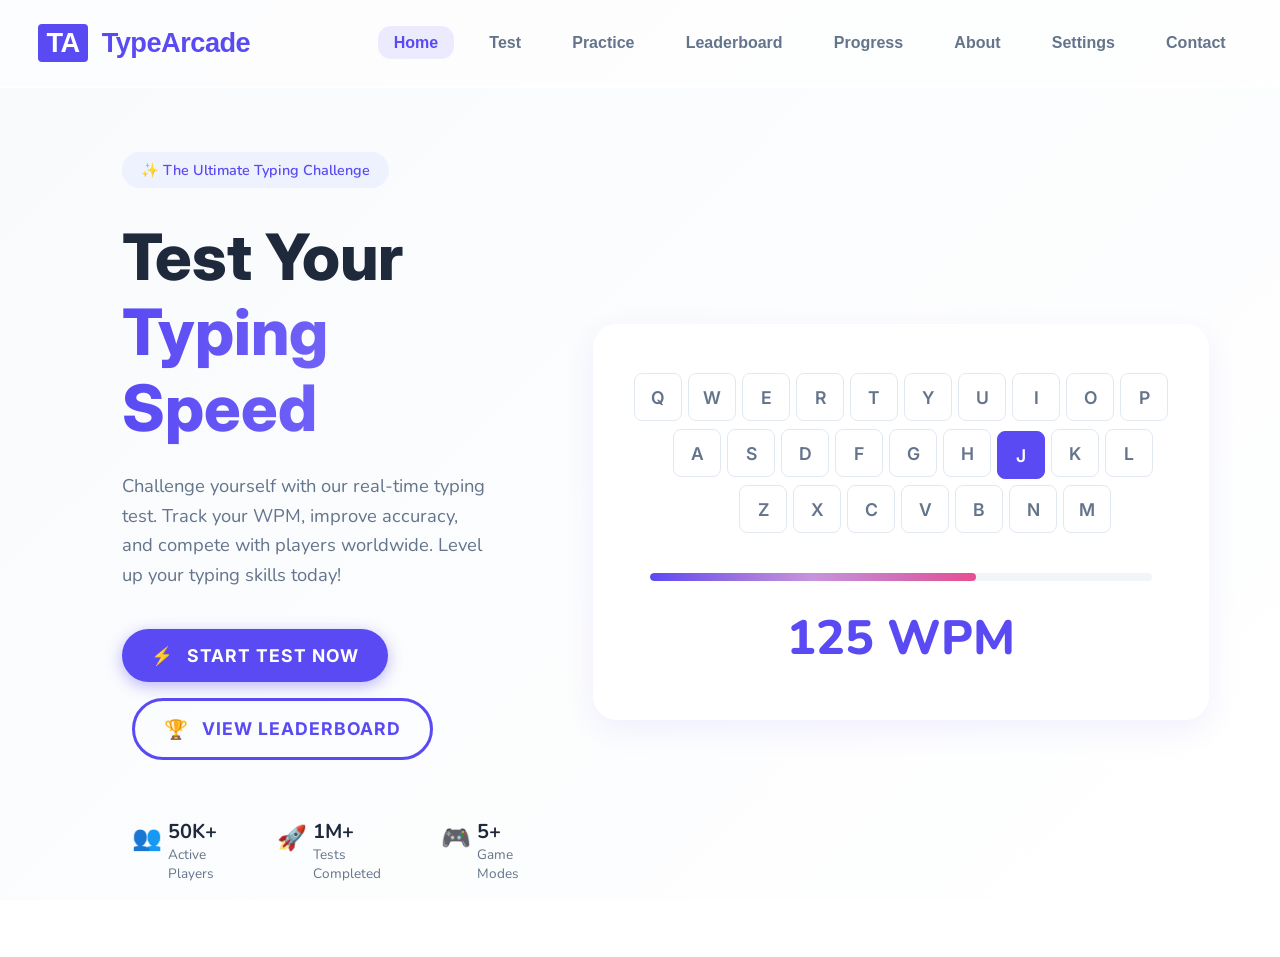
<file: index.html>
<!DOCTYPE html>
<html lang="en">
<head>
  <meta charset="UTF-8">
  <meta name="viewport" content="width=device-width, initial-scale=1.0">
  <title>TypeArcade - Improve Your Speed</title>
  <meta name="description" content="A professional, vibrant typing speed tester.">
  <link rel="stylesheet" href="css/base.css?v=3">
  <link rel="stylesheet" href="css/layout.css?v=3">
  <link rel="stylesheet" href="css/components.css?v=3">
  <link rel="stylesheet" href="css/animations.css?v=3">
  <style>
    .text-primary { color: var(--color-primary); }

    .gradient-text-new {
      background: linear-gradient(90deg, var(--color-primary), #8678f9);
      -webkit-background-clip: text;
      -webkit-text-fill-color: transparent;
      background-clip: text;
      display: inline-block;
      line-height: 1.2;
    }

    .hero-section {
      display: grid;
      grid-template-columns: 1.2fr 0.8fr;
      align-items: center;
      gap: 4rem;
      margin-top: 2rem;
      padding-bottom: 4rem;
    }

    .hero-content {
      display: flex;
      flex-direction: column;
      align-items: flex-start;
      text-align: left;
    }

    .pill-badge {
      display: inline-flex;
      align-items: center;
      gap: 6px;
      background: #eef2ff;
      color: var(--color-primary);
      padding: 0.5rem 1.2rem;
      border-radius: 50px;
      font-size: 0.9rem;
      font-weight: 600;
      margin-bottom: 2rem;
    }

    .hero-title {
      font-size: 4rem;
      line-height: 1.15;
      color: var(--color-text-main);
      margin-bottom: 1.5rem;
      font-weight: 800;
    }

    .hero-subtitle {
      font-size: 1.15rem;
      color: var(--color-text-muted);
      line-height: 1.6;
      margin-bottom: 2.5rem;
      max-width: 90%;
    }

    .hero-actions {
      display: flex;
      gap: 1rem;
      margin-bottom: 3rem;
      flex-wrap: wrap;
    }

    .hero-actions .btn {
      padding: 1rem 1.8rem;
      font-size: 1.1rem;
    }

    .hero-stats {
      display: flex;
      gap: 2.5rem;
    }

    .stat {
      display: flex;
      align-items: flex-start;
      gap: 12px;
    }

    .stat-icon {
      width: 24px;
      height: 24px;
      margin-top: 4px;
    }

    .stat div {
      display: flex;
      flex-direction: column;
    }

    .stat strong {
      font-size: 1.25rem;
      color: var(--color-text-main);
    }

    .stat span {
      font-size: 0.85rem;
      color: var(--color-text-muted);
    }

    .keyboard-card {
      background: #ffffff;
      border-radius: var(--radius-lg);
      padding: 3rem 2.5rem;
      box-shadow: var(--shadow-soft);
      border: 1px solid rgba(0, 0, 0, 0.05);
      display: flex;
      flex-direction: column;
      align-items: center;
      position: relative;
      overflow: hidden;
      width: 100%;
      backdrop-filter: blur(20px);
      -webkit-backdrop-filter: blur(20px);
      background: rgba(255, 255, 255, 0.85);
      border: 1px solid rgba(255,255,255,0.5);
    }

    .float-animation {
      animation: float 6s ease-in-out infinite;
    }

    .keyboard-row {
      display: flex;
      gap: 6px;
      margin-bottom: 8px;
      justify-content: center;
      width: 100%;
    }

    .key {
      width: 48px;
      height: 48px;
      background: white;
      border: 1px solid #e2e8f0;
      border-radius: var(--radius-sm);
      display: flex;
      justify-content: center;
      align-items: center;
      font-family: var(--font-heading);
      font-size: 1.1rem;
      font-weight: 600;
      color: var(--color-text-muted);
      transition: all 0.2s ease;
      cursor: default;
    }

    .key.active, .key:hover {
      border-color: var(--color-primary);
      color: var(--color-primary);
      transform: translateY(-2px) scale(1.05);
      box-shadow: 0 4px 8px rgba(90, 74, 244, 0.15);
    }

    .key.pressed {
      background-color: var(--color-primary);
      color: white;
      transform: translateY(2px);
      box-shadow: none;
    }

    .visual-progress-wrapper {
      width: 100%;
      padding: 0 1rem;
      margin-top: 2rem;
    }

    .visual-progress-bar {
      width: 100%;
      height: 8px;
      background: #f1f5f9;
      border-radius: 50px;
      position: relative;
      overflow: hidden;
    }

    .visual-progress-fill {
      width: 65%;
      height: 100%;
      background: linear-gradient(90deg, var(--color-primary), var(--color-secondary));
      border-radius: 50px;
    }

    .shimmer-effect {
      position: relative;
    }

    .shimmer-effect::after {
      content: '';
      position: absolute;
      top: 0; left: 0; right: 0; bottom: 0;
      background: linear-gradient(90deg, transparent, rgba(255,255,255,0.4), transparent);
      animation: shimmer 2s infinite linear;
    }

    .wpm-display {
      font-size: 3rem;
      font-weight: 800;
      color: var(--color-primary);
      margin-top: 1.5rem;
    }

    .logo-icon-svg {
      color: var(--color-primary);
      display: flex;
      align-items: center;
      margin-right: 5px;
    }

    @media (max-width: 900px) {
      .hero-section {
        grid-template-columns: 1fr;
        text-align: center;
        gap: 3rem;
      }
      .hero-content {
        align-items: center;
        text-align: center;
      }
      .hero-title {
        font-size: 3rem;
      }
      .hero-actions {
        justify-content: center;
      }

      .hero-actions .btn {
        width: min(100%, 220px);
      }
      .hero-stats {
        justify-content: center;
        flex-wrap: wrap;
      }
      .hero-subtitle {
        max-width: 100%;
      }
    }
  </style>
</head>
<body class="fade-in">
  
  <nav class="navbar"><a href="index.html" class="logo"><span style="background:#5A4AF4;color:white;padding:3px 8px;border-radius:4px;font-weight:900;margin-right:6px;">TA</span>TypeArcade</a><ul class="nav-links"><li><a href="index.html">Home</a></li><li><a href="test.html">Test</a></li><li><a href="practice.html">Practice</a></li><li><a href="leaderboard.html">Leaderboard</a></li><li><a href="progress.html">Progress</a></li><li><a href="about.html">About</a></li><li><a href="settings.html">Settings</a></li><li><a href="contact.html">Contact</a></li></ul></nav>

  <main class="container hero-section">
    <div class="hero-content">
      <div class="pill-badge">✨ The Ultimate Typing Challenge</div>
      <h1 class="hero-title">Test Your <br> <span class="gradient-text-new">Typing Speed</span></h1>
      <p class="hero-subtitle">Challenge yourself with our real-time typing test. Track your WPM, improve accuracy, and compete with players worldwide. Level up your typing skills today!</p>
      
      <div class="hero-actions">
        <a href="test.html" class="btn btn-primary btn-lg glow-btn">
          <span style="font-size: rem; margin-right: 5px;">⚡</span> Start Test Now
        </a>
        <a href="leaderboard.html" class="btn btn-outline btn-lg" style="margin-left: 10px;">
          <span style="font-size: 1.2rem; margin-right: 5px;">🏆</span> View Leaderboard
        </a>
      </div>

      <div class="hero-stats">
        <div class="stat">
          <div class="stat-icon text-primary" style="font-size: 1.5rem;">👥</div>
          <div><strong>50K+</strong><span>Active Players</span></div>
        </div>
        <div class="stat">
          <div class="stat-icon text-primary" style="font-size: 1.5rem;">🚀</div>
          <div><strong>1M+</strong><span>Tests Completed</span></div>
        </div>
        <div class="stat">
          <div class="stat-icon text-primary" style="font-size: 1.5rem;">🎮</div>
          <div><strong>5+</strong><span>Game Modes</span></div>
        </div>
      </div>
    </div>

    <div class="hero-visual">
      <div class="keyboard-card float-animation" id="hero-keyboard">
        <div class="keyboard-row">
          <div class="key">Q</div><div class="key">W</div><div class="key">E</div><div class="key">R</div><div class="key">T</div><div class="key">Y</div><div class="key">U</div><div class="key">I</div><div class="key">O</div><div class="key">P</div>
        </div>
        <div class="keyboard-row" style="padding-left: 1.5rem;">
          <div class="key">A</div><div class="key">S</div><div class="key">D</div><div class="key">F</div><div class="key">G</div><div class="key">H</div><div class="key">J</div><div class="key">K</div><div class="key">L</div>
        </div>
        <div class="keyboard-row" style="padding-left: 3rem;">
          <div class="key">Z</div><div class="key">X</div><div class="key">C</div><div class="key">V</div><div class="key">B</div><div class="key">N</div><div class="key">M</div>
        </div>
        <div class="visual-progress-wrapper">
            <div class="visual-progress-bar"><div class="visual-progress-fill shimmer-effect"></div></div>
        </div>
        <div class="wpm-display">125 WPM</div>
      </div>
    </div>
  </main>

  <script src="js/sound.js"></script>
  <script src="js/app.js"></script>
  <script>
    const keys = document.querySelectorAll('.hero-visual .key');
    function typingEffect() {
      const key = keys[Math.floor(Math.random() * keys.length)];
      key.classList.add('active', 'pressed');
      setTimeout(() => key.classList.remove('active', 'pressed'), 150 + Math.random() * 100);
      setTimeout(typingEffect, 200 + Math.random() * 300);
    }
    setTimeout(typingEffect, 500); setTimeout(typingEffect, 800);
  </script>
</body>
</html>
</file>
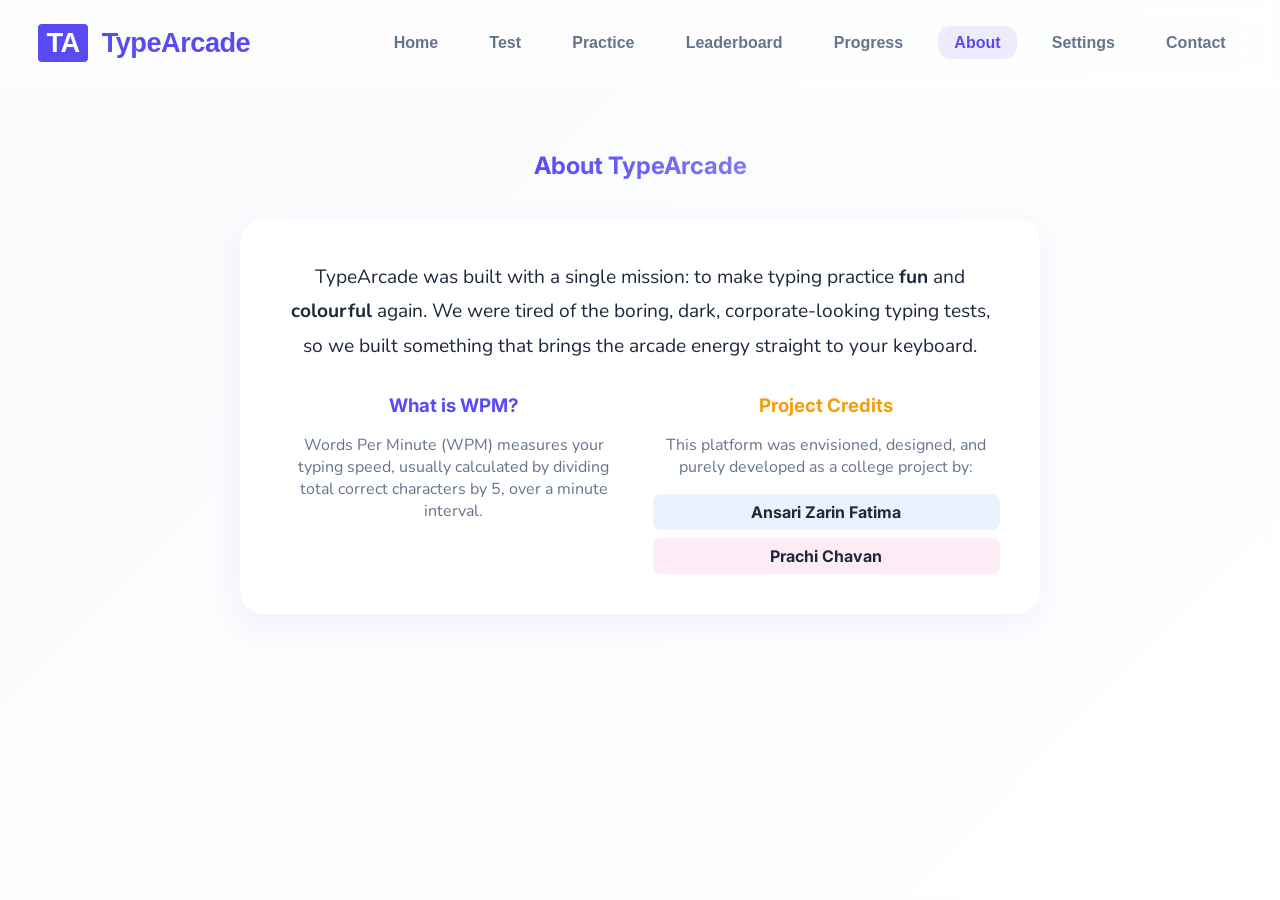
<file: about.html>
<!DOCTYPE html>
<html lang="en">
<head>
  <meta charset="UTF-8">
  <meta name="viewport" content="width=device-width, initial-scale=1.0">
  <title>TypeArcade - Improve Your Speed</title>
  <link rel="stylesheet" href="css/base.css?v=3">
  <link rel="stylesheet" href="css/layout.css?v=3">
  <link rel="stylesheet" href="css/components.css?v=3">
  
  <link rel="stylesheet" href="css/animations.css?v=3">
  </head>
<body>

  <nav class="navbar"><a href="index.html" class="logo"><span style="background:#5A4AF4;color:white;padding:3px 8px;border-radius:4px;font-weight:900;margin-right:6px;">TA</span>TypeArcade</a><ul class="nav-links"><li><a href="index.html">Home</a></li><li><a href="test.html">Test</a></li><li><a href="practice.html">Practice</a></li><li><a href="leaderboard.html">Leaderboard</a></li><li><a href="progress.html">Progress</a></li><li><a href="about.html">About</a></li><li><a href="settings.html">Settings</a></li><li><a href="contact.html">Contact</a></li></ul></nav>

  <main class="container">
    <div class="page-header mt-2 mb-2">
      <h2><span class="gradient-text-new">About TypeArcade</span></h2>
    </div>

    <div class="card bg-white" style="max-width: 800px; margin: 0 auto; text-align: center;">
      <p class="mb-2" style="font-size: 1.2rem; line-height: 1.8;">
        TypeArcade was built with a single mission: to make typing practice <strong>fun</strong> and <strong>colourful</strong> again. We were tired of the boring, dark, corporate-looking typing tests, so we built something that brings the arcade energy straight to your keyboard.
      </p>

      <div class="grid-2 mt-3 text-left">
        <div>
          <h3 class="mb-1" style="color: var(--color-primary);">What is WPM?</h3>
          <p class="text-muted">Words Per Minute (WPM) measures your typing speed, usually calculated by dividing total correct characters by 5, over a minute interval.</p>
        </div>
        <div>
          <h3 class="mb-1" style="color: var(--color-accent);">Project Credits</h3>
          <p class="text-muted">This platform was envisioned, designed, and purely developed as a college project by:</p>
          <ul style="margin-top: 1rem; font-family: var(--font-heading); color: var(--color-text-main); font-weight: 700;">
            <li style="padding: 0.5rem; background: rgba(59, 130, 246, 0.1); border-radius: 8px; margin-bottom: 0.5rem;">Ansari Zarin Fatima</li>
            <li style="padding: 0.5rem; background: rgba(236, 72, 153, 0.1); border-radius: 8px;">Prachi Chavan</li>
          </ul>
        </div>
      </div>
      
    </div>

  </main>

  <script src="js/sound.js"></script>
  <script src="js/app.js"></script>
</body>
</html>
</file>
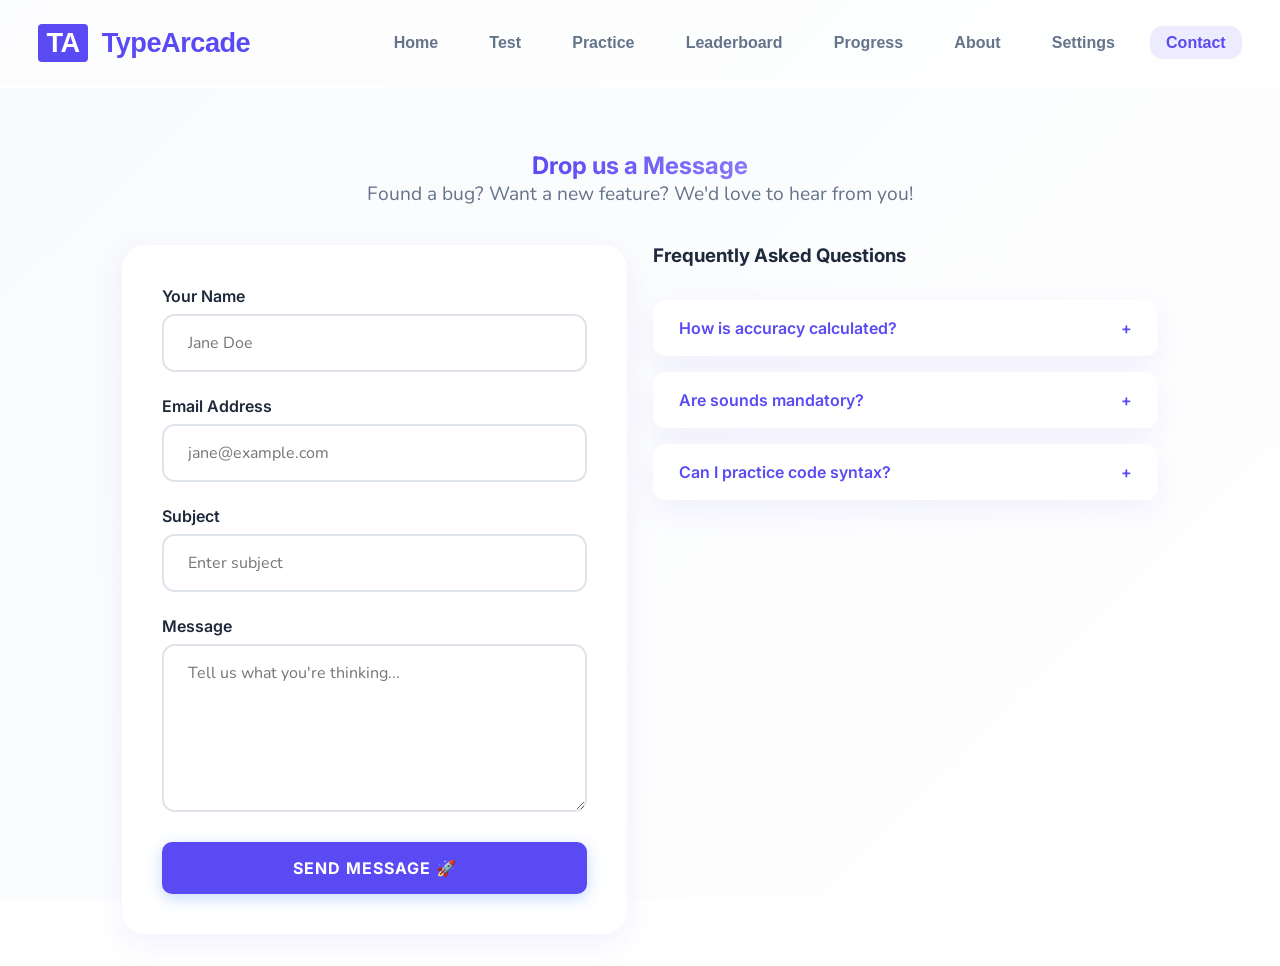
<file: contact.html>
<!DOCTYPE html>
<html lang="en">
<head>
  <meta charset="UTF-8">
  <meta name="viewport" content="width=device-width, initial-scale=1.0">
  <title>TypeArcade - Improve Your Speed</title>

  <link rel="stylesheet" href="css/base.css?v=3">
  <link rel="stylesheet" href="css/layout.css?v=3">
  <link rel="stylesheet" href="css/components.css?v=3">
  <link rel="stylesheet" href="css/animations.css?v=3">
</head>

<body>

  <nav class="navbar">
    <a href="index.html" class="logo">
      <span style="background:#5A4AF4;color:white;padding:3px 8px;border-radius:4px;font-weight:900;margin-right:6px;">TA</span>
      TypeArcade
    </a>

    <ul class="nav-links">
      <li><a href="index.html">Home</a></li>
      <li><a href="test.html">Test</a></li>
      <li><a href="practice.html">Practice</a></li>
      <li><a href="leaderboard.html">Leaderboard</a></li>
      <li><a href="progress.html">Progress</a></li>
      <li><a href="about.html">About</a></li>
      <li><a href="settings.html">Settings</a></li>
      <li><a href="contact.html">Contact</a></li>
    </ul>
  </nav>

  <main class="container">

    <div class="page-header mt-2 mb-2">
      <h2><span class="gradient-text-new">Drop us a Message</span></h2>
      <p class="mb-2">
        Found a bug? Want a new feature? We'd love to hear from you!
      </p>
    </div>

    <div class="grid-2">

      <div class="card">

        <form action="https://formspree.io/f/xdarpoqv" method="POST">
          <input type="hidden" name="_next" value="https://ansarizarin-f275.github.io/Typing-Speed-Tester_TypeArcade/thankyou.html">  
          <!-- Email Subject -->
          <input type="hidden" name="_subject" value="New Contact Form Submission - TypeArcade">

          <div class="form-group">
            <label for="name">Your Name</label>
            <input
              type="text"
              id="name"
              name="name"
              class="form-control"
              placeholder="Jane Doe"
              required>
          </div>

          <div class="form-group">
            <label for="email">Email Address</label>
            <input
              type="email"
              id="email"
              name="email"
              class="form-control"
              placeholder="jane@example.com"
              required>
          </div>

          <div class="form-group">
            <label for="subject">Subject</label>
            <input
              type="text"
              id="subject"
              name="subject"
              class="form-control"
              placeholder="Enter subject"
              required>
          </div>

          <div class="form-group">
            <label for="message">Message</label>
            <textarea
              id="message"
              name="message"
              class="form-control"
              placeholder="Tell us what you're thinking..."
              rows="6"
              required></textarea>
          </div>

          <!-- Anti-spam -->
          <input type="text" name="_gotcha" style="display:none">

          <button
            type="submit"
            class="btn btn-primary"
            style="width:100%; border-radius:10px;">
            Send Message 🚀
          </button>

        </form>

      </div>

      <div>

        <h3 class="mb-2">Frequently Asked Questions</h3>

        <details>
          <summary>How is accuracy calculated? <span>+</span></summary>
          <p>
            Accuracy is determined by subtracting missed keystrokes from total
            keys typed, divided by the total keys typed.
          </p>
        </details>

        <details>
          <summary>Are sounds mandatory? <span>+</span></summary>
          <p>
            No. Sounds are enabled by default after interaction, but you can
            disable them anytime from the Settings page.
          </p>
        </details>

        <details>
          <summary>Can I practice code syntax? <span>+</span></summary>
          <p>
            Currently we focus on common English words. Code typing practice
            modes will be added in future updates.
          </p>
        </details>

      </div>

    </div>

  </main>

  <script src="js/sound.js"></script>
  <script src="js/app.js"></script>

</body>
</html>
</file>
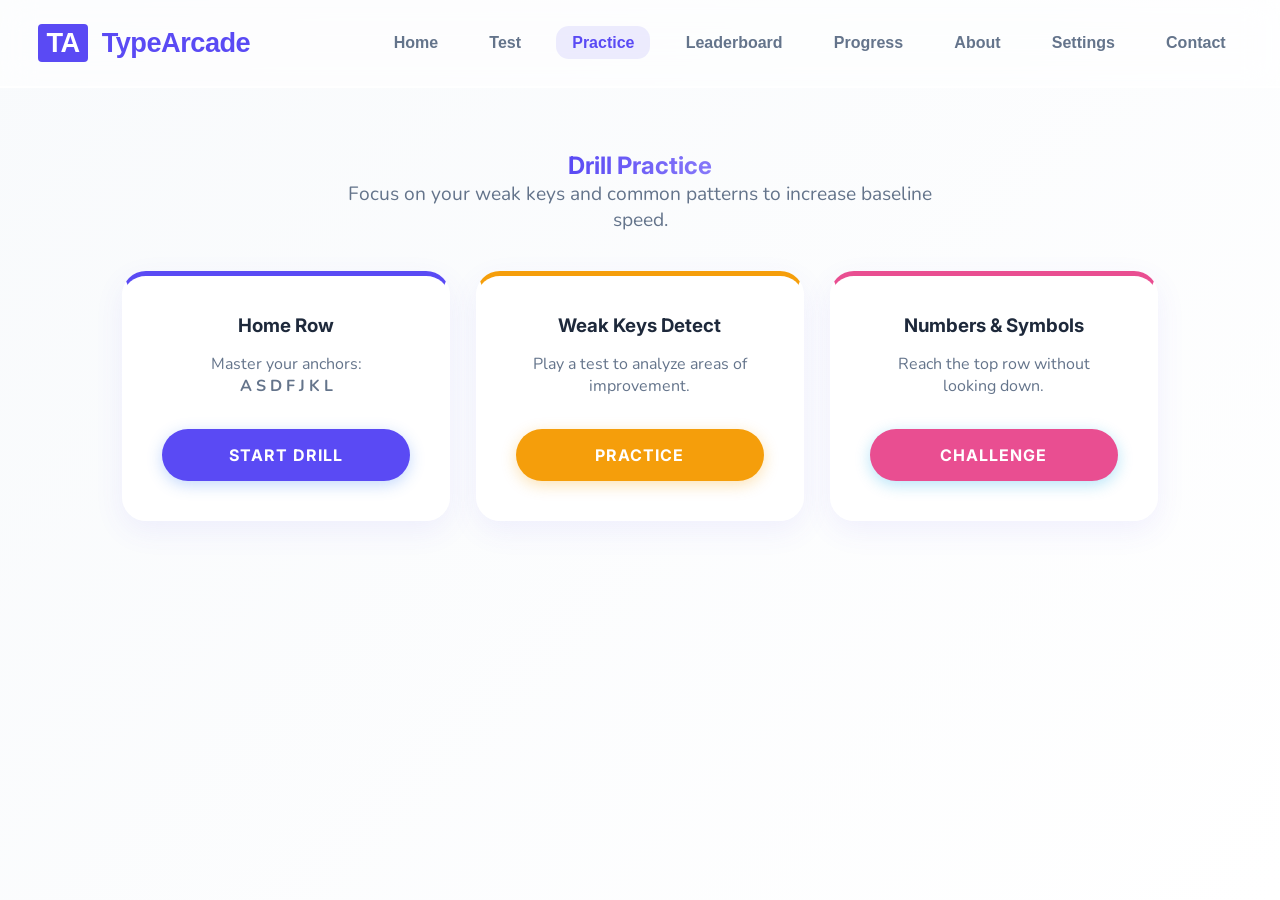
<file: practice.html>
<!DOCTYPE html>
<html lang="en">
<head>
  <meta charset="UTF-8">
  <meta name="viewport" content="width=device-width, initial-scale=1.0">
  <title>TypeArcade - Improve Your Speed</title>
  <link rel="stylesheet" href="css/base.css?v=3">
  <link rel="stylesheet" href="css/layout.css?v=3">
  <link rel="stylesheet" href="css/components.css?v=3">
 
  <link rel="stylesheet" href="css/animations.css?v=3">
  </head>
<body>

  <nav class="navbar"><a href="index.html" class="logo"><span style="background:#5A4AF4;color:white;padding:3px 8px;border-radius:4px;font-weight:900;margin-right:6px;">TA</span>TypeArcade</a><ul class="nav-links"><li><a href="index.html">Home</a></li><li><a href="test.html">Test</a></li><li><a href="practice.html">Practice</a></li><li><a href="leaderboard.html">Leaderboard</a></li><li><a href="progress.html">Progress</a></li><li><a href="about.html">About</a></li><li><a href="settings.html">Settings</a></li><li><a href="contact.html">Contact</a></li></ul></nav>

  <main class="container">
    <div class="page-header mt-2 mb-2">
      <h2><span class="gradient-text-new">Drill Practice</span></h2>
      <p class="mb-2">Focus on your weak keys and common patterns to increase baseline speed.</p>
    </div>

    <div class="grid-3">
      <div class="card text-center" style="border-top: 5px solid var(--color-primary);">
        <h3 class="mb-1">Home Row</h3>
        <p class="text-muted mb-2">Master your anchors:<br> <strong>A S D F J K L</strong></p>
        <a href="test.html?drill=homerow" class="btn btn-primary" style="width: 100%;">Start Drill</a>
      </div>

      <div class="card text-center" style="border-top: 5px solid var(--color-accent);" id="weak-keys-card">
        <h3 class="mb-1">Weak Keys Detect</h3>
        <p class="text-muted mb-2" id="weak-keys-desc">Play a test to analyze areas of improvement.</p>
        <a href="test.html?drill=weakkeys" class="btn btn-accent" style="width: 100%;">Practice</a>
      </div>

      <div class="card text-center" style="border-top: 5px solid var(--color-secondary);">
        <h3 class="mb-1">Numbers & Symbols</h3>
        <p class="text-muted mb-2">Reach the top row without looking down.</p>
        <a href="test.html?drill=numbers" class="btn btn-secondary" style="width: 100%;">Challenge</a>
      </div>
    </div>
  </main>

  <script src="js/sound.js"></script>
  <script src="js/app.js"></script>
  <script>
    document.addEventListener('DOMContentLoaded', () => {
      const data = JSON.parse(localStorage.getItem('typingResult'));
      if (data && data.weakKeys && Object.keys(data.weakKeys).length > 0) {
        const topMisses = Object.entries(data.weakKeys)
          .sort((a,b) => b[1] - a[1])
          .slice(0,3)
          .map(i => i[0].toUpperCase())
          .join(', ');
        
        document.getElementById('weak-keys-desc').innerHTML = `Focus on your troubled keys:<br/> <strong>${topMisses}</strong>`;
      }
    });
  </script>
</body>
</html>
</file>
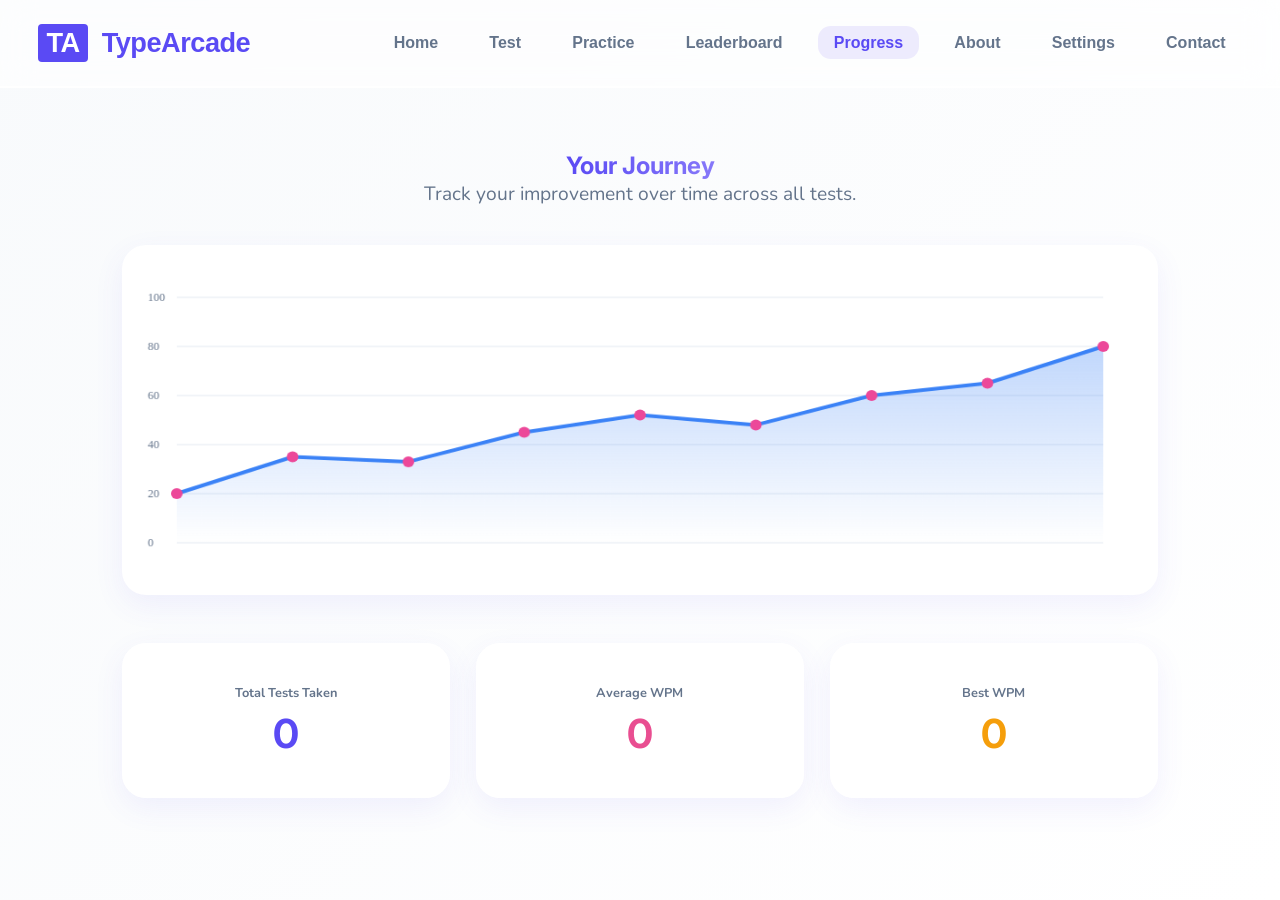
<file: progress.html>
<!DOCTYPE html>
<html lang="en">
<head>
  <meta charset="UTF-8">
  <meta name="viewport" content="width=device-width, initial-scale=1.0">
  <title>TypeArcade - Improve Your Speed</title>
  <link rel="stylesheet" href="css/base.css?v=3">
  <link rel="stylesheet" href="css/layout.css?v=3">
  <link rel="stylesheet" href="css/components.css?v=3">
 
  <link rel="stylesheet" href="css/animations.css?v=3">
  <style>
    .chart-box {
      width: 100%;
      height: 350px;
      padding: 1rem;
      background: white;
      border-radius: var(--radius-lg);
      box-shadow: var(--shadow-soft);
      position: relative;
    }

    @media (max-width: 767px) {
      .chart-box { height: 260px; padding: 0.75rem; }
    }
    canvas {
      width: 100%;
      height: 100%;
    }

    .progress-container {
      width: 100%;
      height: 15px;
      background-color: #e2e8f0;
      border-radius: 50px;
      margin-bottom: 2rem;
      overflow: hidden;
      position: relative;
    }

    .progress-bar {
      height: 100%;
      width: 0%;
      background: linear-gradient(90deg, var(--color-primary), var(--color-secondary));
      transition: width 0.2s ease-out;
    }
  </style>
  </head>
<body>

  <nav class="navbar"><a href="index.html" class="logo"><span style="background:#5A4AF4;color:white;padding:3px 8px;border-radius:4px;font-weight:900;margin-right:6px;">TA</span>TypeArcade</a><ul class="nav-links"><li><a href="index.html">Home</a></li><li><a href="test.html">Test</a></li><li><a href="practice.html">Practice</a></li><li><a href="leaderboard.html">Leaderboard</a></li><li><a href="progress.html">Progress</a></li><li><a href="about.html">About</a></li><li><a href="settings.html">Settings</a></li><li><a href="contact.html">Contact</a></li></ul></nav>

  <main class="container">
    <div class="page-header mt-2 mb-2">
      <h2><span class="gradient-text-new">Your Journey</span></h2>
      <p class="mb-2">Track your improvement over time across all tests.</p>
    </div>

    <div class="chart-box mb-3">
      <canvas id="progressChart"></canvas>
    </div>

    <div class="grid-3 text-center">
      <div class="card">
        <p class="text-muted text-uppercase" style="font-size: 0.8rem; font-weight: 700; margin-bottom: 0.5rem;">Total Tests Taken</p>
        <h2 style="color: var(--color-primary); font-size: 2.5rem;" id="stat-tests">0</h2>
      </div>
      <div class="card">
        <p class="text-muted text-uppercase" style="font-size: 0.8rem; font-weight: 700; margin-bottom: 0.5rem;">Average WPM</p>
        <h2 style="color: var(--color-secondary); font-size: 2.5rem;" id="stat-avg-wpm">0</h2>
      </div>
      <div class="card">
        <p class="text-muted text-uppercase" style="font-size: 0.8rem; font-weight: 700; margin-bottom: 0.5rem;">Best WPM</p>
        <h2 style="color: var(--color-accent); font-size: 2.5rem;" id="stat-best-wpm">0</h2>
      </div>
    </div>

  </main>

  <script src="js/sound.js"></script>
  <script src="js/app.js"></script>
  <script>
    document.addEventListener('DOMContentLoaded', () => {
      const history = JSON.parse(localStorage.getItem('typeArcade_history')) || [];
      
      const testsEl = document.getElementById('stat-tests');
      const avgWpmEl = document.getElementById('stat-avg-wpm');
      const bestWpmEl = document.getElementById('stat-best-wpm');

      const fallbackWpm = [20, 35, 33, 45, 52, 48, 60, 65, 80];
      const chartData = history.length ? history.map(session => Number(session.wpm) || 0) : fallbackWpm;

      if (history.length > 0) {
        testsEl.innerText = history.length;
        
        let sumWpm = 0;
        let bestWpm = 0;
        history.forEach(session => {
          const value = Number(session.wpm) || 0;
          sumWpm += value;
          if(value > bestWpm) bestWpm = value;
        });
        
        avgWpmEl.innerText = Math.round(sumWpm / history.length);
        bestWpmEl.innerText = bestWpm;
      } else {
        testsEl.innerText = '0';
        avgWpmEl.innerText = '0';
        bestWpmEl.innerText = '0';
      }

      drawChart(chartData);

      function drawChart(wpmData) {
        const canvas = document.getElementById('progressChart');
        if (!canvas) return;
        const ctx = canvas.getContext('2d');
        const parent = canvas.parentElement;
        if (!parent) return;

        const ratio = window.devicePixelRatio || 1;
        canvas.width = parent.clientWidth * ratio;
        canvas.height = parent.clientHeight * ratio;
        ctx.setTransform(ratio, 0, 0, ratio, 0, 0);
        
        const padding = 40;
        const graphWidth = parent.clientWidth - padding * 2;
        const graphHeight = parent.clientHeight - padding * 2;
        
        const maxWpm = Math.max(...wpmData, 100);

        ctx.clearRect(0, 0, parent.clientWidth, parent.clientHeight);

        ctx.strokeStyle = '#e2e8f0';
        ctx.lineWidth = 1;
        ctx.beginPath();
        for (let i = 0; i <= 5; i++) {
          const y = padding + (graphHeight / 5) * i;
          ctx.moveTo(padding, y);
          ctx.lineTo(parent.clientWidth - padding, y);
          ctx.fillStyle = '#64748b';
          ctx.font = '12px Inter';
          ctx.fillText(Math.round(maxWpm - (maxWpm / 5) * i), 10, y + 4);
        }
        ctx.stroke();

        ctx.beginPath();
        ctx.lineJoin = 'round';
        ctx.lineCap = 'round';
        ctx.strokeStyle = '#3b82f6';
        ctx.lineWidth = 4;

        const pathPoints = [];

        const safeData = wpmData.length ? wpmData : [0];
        safeData.forEach((wpm, i) => {
          const x = padding + (i * (graphWidth / (safeData.length > 1 ? safeData.length - 1 : 1)));
          const y = padding + graphHeight - ((Number(wpm) / maxWpm) * graphHeight);
          pathPoints.push({x, y});
          if (i === 0) ctx.moveTo(x, y);
          else ctx.lineTo(x, y);
        });

        ctx.stroke();

        const gradient = ctx.createLinearGradient(0, padding, 0, parent.clientHeight - padding);
        gradient.addColorStop(0, 'rgba(59, 130, 246, 0.4)');
        gradient.addColorStop(1, 'rgba(59, 130, 246, 0)');
        
        ctx.lineTo(pathPoints[pathPoints.length - 1].x, parent.clientHeight - padding);
        ctx.lineTo(pathPoints[0].x, parent.clientHeight - padding);
        ctx.fillStyle = gradient;
        ctx.fill();

        ctx.fillStyle = '#ec4899';
        pathPoints.forEach(pt => {
          ctx.beginPath();
          ctx.arc(pt.x, pt.y, 6, 0, Math.PI * 2);
          ctx.fill();
        });
      }
      
      window.addEventListener('resize', () => {
        drawChart(chartData);
      });
    });
  </script>
</body>
</html>
</file>
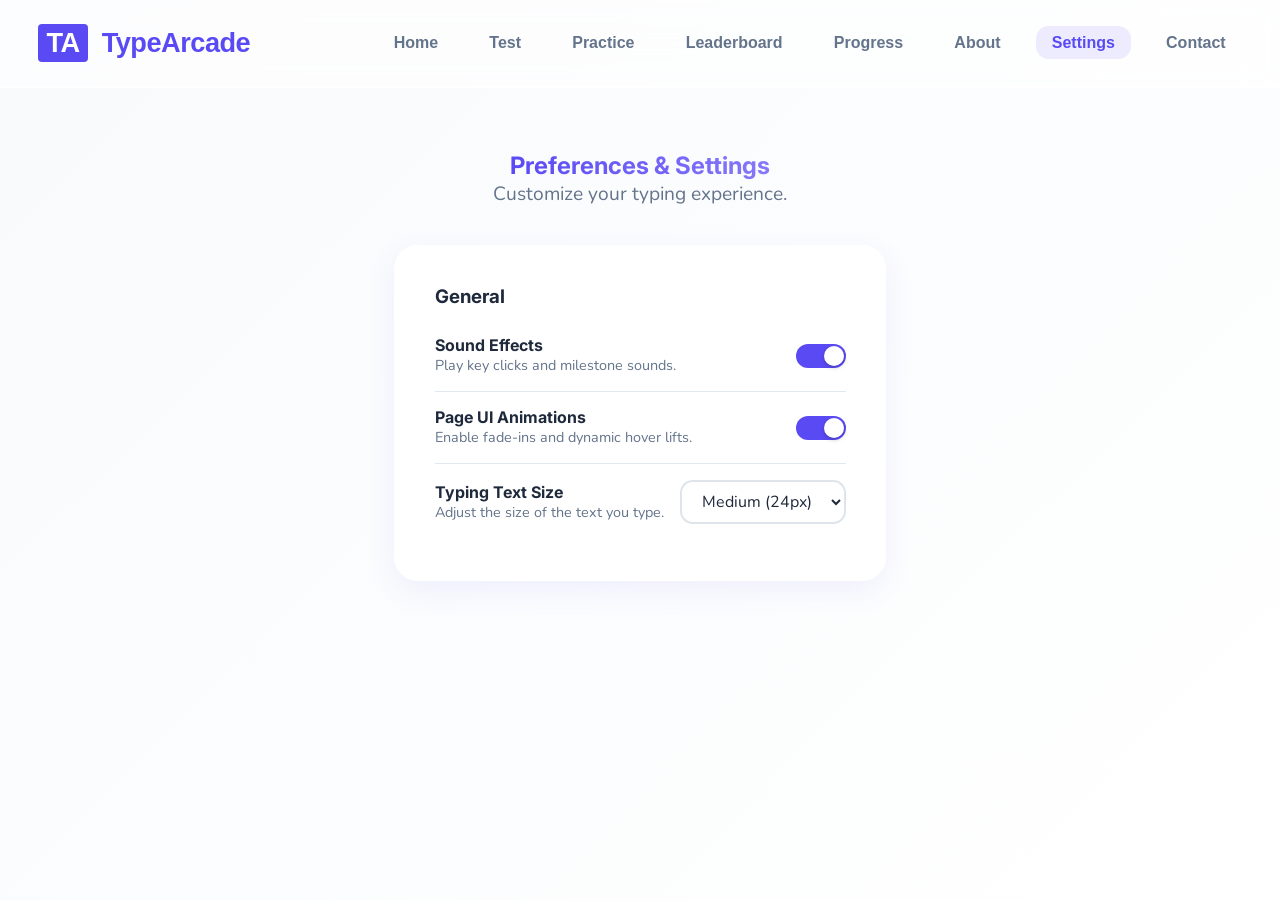
<file: settings.html>
<!DOCTYPE html>
<html lang="en">
<head>
  <meta charset="UTF-8">
  <meta name="viewport" content="width=device-width, initial-scale=1.0">
  <title>TypeArcade - Improve Your Speed</title>
  <link rel="stylesheet" href="css/base.css?v=3">
  <link rel="stylesheet" href="css/layout.css?v=3">
  <link rel="stylesheet" href="css/components.css?v=3">
 
  <link rel="stylesheet" href="css/animations.css?v=3">
  <style>
    .toggle-switch {
      position: relative;
      width: 50px;
      height: 24px;
      background: #cbd5e1;
      border-radius: 50px;
      cursor: pointer;
      transition: background 0.3s;
    }
    .toggle-switch::after {
      content: '';
      position: absolute;
      top: 2px;
      left: 2px;
      width: 20px;
      height: 20px;
      background: white;
      border-radius: 50%;
      transition: transform 0.3s;
      box-shadow: 0 2px 4px rgba(0,0,0,0.2);
    }
    .toggle-switch.active { background: var(--color-primary); }
    .toggle-switch.active::after { transform: translateX(26px); }

    .settings-row {
      display: flex;
      justify-content: space-between;
      align-items: center;
      gap: 1rem;
      padding: 1rem 0;
      border-bottom: 1px solid #e2e8f0;
    }
    .card > h3 {
      margin-bottom: 0.75rem;
    }
    .settings-row div {
      display: flex;
      flex-direction: column;
      justify-content: center;
      min-width: 0;
    }
    .settings-row select.form-control {
      height: 42px;
      min-width: 160px;
      align-self: center;
      margin-left: auto;
    }
    .settings-row:last-child { border-bottom: none; }

    @media (max-width: 767px) {
      .settings-row {
        flex-direction: column;
        align-items: flex-start;
      }
      .settings-row select.form-control {
        width: 100%;
        min-width: 0;
        margin-left: 0;
      }
    }
  </style>
  </head>
<body>

  <nav class="navbar"><a href="index.html" class="logo"><span style="background:#5A4AF4;color:white;padding:3px 8px;border-radius:4px;font-weight:900;margin-right:6px;">TA</span>TypeArcade</a><ul class="nav-links"><li><a href="index.html">Home</a></li><li><a href="test.html">Test</a></li><li><a href="practice.html">Practice</a></li><li><a href="leaderboard.html">Leaderboard</a></li><li><a href="progress.html">Progress</a></li><li><a href="about.html">About</a></li><li><a href="settings.html">Settings</a></li><li><a href="contact.html">Contact</a></li></ul></nav>

  <main class="container">
    <div class="page-header mt-2 mb-2">
      <h2><span class="gradient-text-new">Preferences & Settings</span></h2>
      <p class="mb-2">Customize your typing experience.</p>
    </div>

    <div class="card" style="max-width: 600px; margin: 0 auto;">
      <h3 class="mb-2">General</h3>
      
      <div class="settings-row">
        <div>
          <h4>Sound Effects</h4>
          <p class="text-muted" style="font-size: 0.9rem;">Play key clicks and milestone sounds.</p>
        </div>
        <div class="toggle-switch" id="toggle-sound"></div>
      </div>
      
      <div class="settings-row">
        <div>
          <h4>Page UI Animations</h4>
          <p class="text-muted" style="font-size: 0.9rem;">Enable fade-ins and dynamic hover lifts.</p>
        </div>
        <div class="toggle-switch" id="toggle-anim"></div>
      </div>

      <div class="settings-row">
        <div>
          <h4>Typing Text Size</h4>
          <p class="text-muted" style="font-size: 0.9rem;">Adjust the size of the text you type.</p>
        </div>
        <select class="form-control" id="select-font" style="width: auto; padding: 0.5rem 1rem;">
          <option value="18">Small (18px)</option>
          <option value="24">Medium (24px)</option>
          <option value="30">Large (30px)</option>
        </select>
      </div>

    </div>
  </main>

  <script src="js/sound.js"></script>
  <script src="js/app.js"></script>
  <script>
    document.addEventListener('DOMContentLoaded', () => {
      const toggleSound = document.getElementById('toggle-sound');
      const toggleAnim = document.getElementById('toggle-anim');
      const selectFont = document.getElementById('select-font');

      const sSound = localStorage.getItem('typeArcade_sound') !== 'false';
      const sAnim = localStorage.getItem('typeArcade_animations') !== 'false';
      const sFont = localStorage.getItem('typeArcade_fontSize') || '24';

      if(sSound) toggleSound.classList.add('active');
      if(sAnim) toggleAnim.classList.add('active');
      selectFont.value = sFont;

      toggleSound.addEventListener('click', () => {
        toggleSound.classList.toggle('active');
        localStorage.setItem('typeArcade_sound', toggleSound.classList.contains('active'));
      });

      toggleAnim.addEventListener('click', () => {
        toggleAnim.classList.toggle('active');
        localStorage.setItem('typeArcade_animations', toggleAnim.classList.contains('active'));
      });

      selectFont.addEventListener('change', (e) => {
        localStorage.setItem('typeArcade_fontSize', e.target.value);
        document.documentElement.style.setProperty('--typing-font-size', e.target.value + 'px');
      });
    });
  </script>
</body>
</html>
</file>
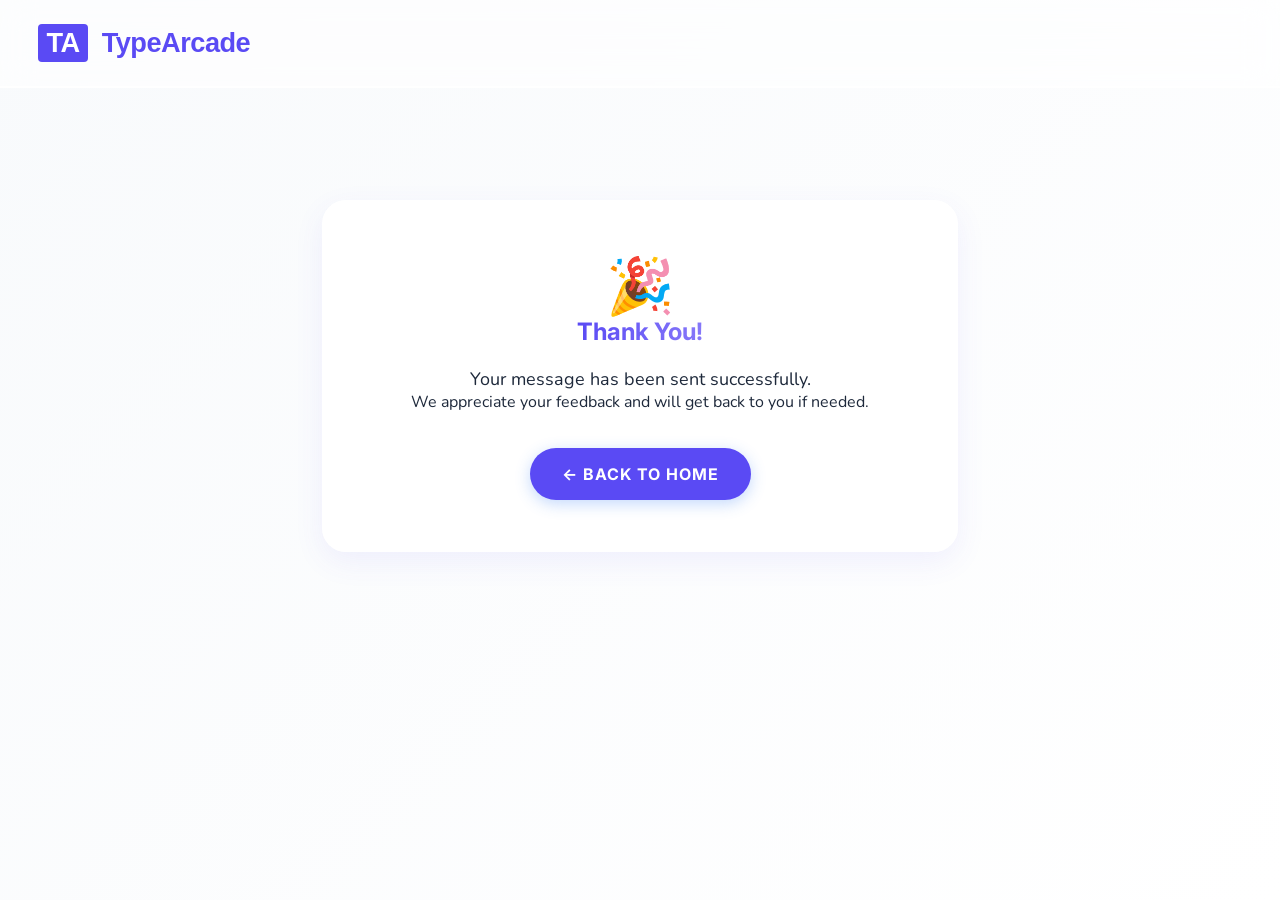
<file: thankyou.html>
<!DOCTYPE html>
<html lang="en">
<head>
    <meta charset="UTF-8">
    <meta name="viewport" content="width=device-width, initial-scale=1.0">
    <title>Thank You | TypeArcade</title>

    <link rel="stylesheet" href="css/base.css?v=3">
    <link rel="stylesheet" href="css/layout.css?v=3">
    <link rel="stylesheet" href="css/components.css?v=3">
    <link rel="stylesheet" href="css/animations.css?v=3">
</head>

<body>

<nav class="navbar">
    <a href="index.html" class="logo">
        <span style="background:#5A4AF4;color:white;padding:3px 8px;border-radius:4px;font-weight:900;margin-right:6px;">TA</span>
        TypeArcade
    </a>
</nav>

<main class="container" style="max-width:700px; margin:80px auto;">

    <div class="card" style="text-align:center; padding:50px;">

        <h1 style="font-size:55px;">🎉</h1>

        <h2 class="gradient-text-new">
            Thank You!
        </h2>

        <p style="margin-top:20px; font-size:18px;">
            Your message has been sent successfully.
        </p>

        <p style="margin-bottom:35px;">
            We appreciate your feedback and will get back to you if needed.
        </p>

        <a href="index.html" class="btn btn-primary">
            ← Back to Home
        </a>

    </div>

</main>

<script src="js/sound.js"></script>
<script src="js/app.js"></script>

</body>
</html>
</file>
<file: css/base.css>
@import url('https://fonts.googleapis.com/css2?family=Inter:wght@400;600;800&family=Nunito:wght@400;600;800&display=swap');

:root {
  
  --bg-gradient: linear-gradient(135deg, #f8fafc 0%, #ffffff 100%);
  --color-primary: #5A4AF4; /* Pulse Indigo/Purple */
  --color-secondary: #E94E91; /* Energetic Pink */
  --color-accent: #f59e0b; /* Bright Amber/Orange */
  --color-accent-2: #10b981; /* Vivid Mint Green */
  --color-success: #10b981;
  --color-error: #ef4444;
  --color-text-main: #1e293b; /* Deep Navy Black */
  --color-text-muted: #64748b; /* Soft Gray */
  --color-card-bg: rgba(255, 255, 255, 0.95); /* Frosty White */
  
  --shadow-soft: 0 10px 30px rgba(90, 74, 244, 0.08); /* specific soft shadow */
  --shadow-hover: 0 15px 35px rgba(90, 74, 244, 0.15);
  --radius-lg: 1.5rem;
  --radius-md: 0.8rem;
  --radius-sm: 0.5rem;
  
  --font-heading: 'Inter', Arial, sans-serif;
  --font-body: 'Nunito', sans-serif;
  --font-mono: 'Menlo', 'Monaco', 'Courier New', monospace;

  --base-font-size: 16px;
  --typing-font-size: 24px;
}

* {
  box-sizing: border-box;
  margin: 0;
  padding: 0;
}

html {
  font-size: var(--base-font-size);
  scroll-behavior: smooth;
}

body {
  font-family: var(--font-body);
  font-size: var(--base-font-size);
  background: var(--bg-gradient);
  background-attachment: fixed;
  color: var(--color-text-main);
  min-height: 100vh;
  min-height: 100dvh;
  display: flex;
  flex-direction: column;
  overflow-x: hidden;
  -webkit-text-size-adjust: 100%;
  text-size-adjust: 100%;
  transition: background 0.3s ease;
}

body.fade-in {
  animation: fadeSlideIn 0.6s ease-out forwards;
}

h1, h2, h3, h4, h5, h6 {
  font-family: var(--font-heading);
  font-weight: 700;
  line-height: 1.2;
}

a { text-decoration: none; color: inherit; }
ul { list-style: none; }
img { display: block; max-width: 100%; height: auto; }
button, input, select, textarea { font: inherit; }
button { -webkit-tap-highlight-color: transparent; }

:focus-visible {
  outline: 3px solid rgba(90, 74, 244, 0.35);
  outline-offset: 2px;
}

.text-muted { color: var(--color-text-muted); }

.gradient-text {
  background: none;
  -webkit-background-clip: unset;
  background-clip: unset;
  color: var(--color-text-main);
  text-shadow: 2px 2px 0 var(--color-primary), 4px 4px 0 var(--color-accent), 6px 6px 0 var(--color-secondary);
  display: inline-block;
  padding-bottom: 5px;
  letter-spacing: 1px;
}

.gradient-text-new {
  background: linear-gradient(90deg, var(--color-primary), #8678f9);
  -webkit-background-clip: text;
  -webkit-text-fill-color: transparent;
  background-clip: text;
  display: inline-block;
  line-height: 1.2;
}

.text-center { text-align: center; }

.mb-1 { margin-bottom: 1rem; }
.mb-2 { margin-bottom: 2rem; }
.mb-3 { margin-bottom: 3rem; }
.mt-1 { margin-top: 1rem; }
.mt-2 { margin-top: 2rem; }
</file>
<file: css/layout.css>
.navbar {
  display: flex;
  justify-content: space-between;
  align-items: center;
  gap: 1rem;
  padding: clamp(1rem, 2vw, 1.5rem) clamp(1rem, 3vw, 3rem);
  background: rgba(255, 255, 255, 0.6);
  backdrop-filter: blur(16px);
  -webkit-backdrop-filter: blur(16px);
  border-bottom: 2px solid rgba(255, 255, 255, 0.9);
  position: sticky;
  top: 0;
  z-index: 100;
}

.navbar .logo {
  font-family: Arial, Helvetica, sans-serif;
  font-size: clamp(1.2rem, 2.2vw, 1.7rem);
  font-weight: 800;
  color: var(--color-primary);
  display: flex;
  align-items: center;
  gap: 8px;
  letter-spacing: -0.5px;
  white-space: nowrap;
}

.navbar .logo-icon {
  background: var(--color-primary);
  color: white;
  width: 35px;
  height: 35px;
  display: flex;
  justify-content: center;
  align-items: center;
  border-radius: var(--radius-sm);
  font-weight: 900;
  font-size: 1.2rem;
  box-shadow: 0 4px 10px rgba(90, 74, 244, 0.3);
  transition: transform 0.3s cubic-bezier(0.175, 0.885, 0.32, 1.275);
}

.navbar .logo:hover .logo-icon {
  transform: rotate(5deg) scale(1.1);
}

.nav-links { display: flex; gap: clamp(0.75rem, 1.5vw, 1.5rem); align-items: center; flex-wrap: wrap; }

.nav-links a {
  font-family: Arial, Helvetica, sans-serif;
  font-weight: 600;
  color: var(--color-text-muted);
  padding: 0.5rem 1rem;
  border-radius: var(--radius-md);
  transition: all 0.3s ease;
  position: relative;
}

.nav-toggle {
  display: none;
  align-items: center;
  justify-content: center;
  width: 2.75rem;
  height: 2.75rem;
  border: 0;
  border-radius: 999px;
  background: rgba(90, 74, 244, 0.12);
  color: var(--color-primary);
  cursor: pointer;
  padding: 0;
}

.nav-toggle span {
  display: block;
  width: 1rem;
  height: 2px;
  background: currentColor;
  border-radius: 999px;
  position: relative;
}

.nav-toggle span::before,
.nav-toggle span::after {
  content: '';
  position: absolute;
  left: 0;
  width: 1rem;
  height: 2px;
  background: currentColor;
  border-radius: 999px;
  transition: transform 0.2s ease;
}

.nav-toggle span::before { top: -0.3rem; }
.nav-toggle span::after { top: 0.3rem; }

.nav-toggle.active span { background: transparent; }
.nav-toggle.active span::before { transform: translateY(0.3rem) rotate(45deg); }
.nav-toggle.active span::after { transform: translateY(-0.3rem) rotate(-45deg); }

.nav-links a:hover, .nav-links a.active {
  color: var(--color-primary);
  background: rgba(90, 74, 244, 0.1);
  transform: translateY(-2px);
}

.container {
  max-width: 1100px;
  width: min(100%, 1100px);
  margin: 0 auto;
  padding: clamp(1rem, 3vw, 2rem);
  flex: 1;
  display: flex;
  flex-direction: column;
}

.grid-2 { display: grid; grid-template-columns: repeat(2, minmax(0, 1fr)); gap: clamp(1rem, 2vw, 2rem); }
.grid-3 { display: grid; grid-template-columns: repeat(3, minmax(0, 1fr)); gap: clamp(1rem, 2vw, 2rem); }

.page-header { text-align: center; margin-bottom: clamp(1.5rem, 3vw, 3rem); }
.page-header h1 { font-size: clamp(2rem, 5vw, 3rem); margin-bottom: 1rem; }
.page-header p { font-size: clamp(1rem, 2vw, 1.2rem); color: var(--color-text-muted); max-width: min(100%, 600px); margin: 0 auto; }

body.nav-open { overflow: hidden; }

@media (max-width: 1023px) {
  .grid-2, .grid-3 { grid-template-columns: 1fr; }
}

@media (max-width: 767px) {
  .navbar { flex-wrap: wrap; align-items: center; }
  .nav-toggle { display: inline-flex; }
    .nav-links {
    display: none;
    width: 100%;
    flex-direction: column;
    align-items: stretch;
    gap: 0.35rem;
    padding-top: 0.35rem;
    opacity: 0;
    max-height: 0;
    overflow: hidden;
    transition: opacity 0.2s ease, max-height 0.25s ease;
  }
  .nav-links.open {
    display: flex;
    opacity: 1;
    max-height: 24rem;
  }
  .nav-links a { padding: 0.75rem 0.25rem; }
  .container { padding: 1rem; }
  .page-header h1 { font-size: clamp(1.8rem, 7vw, 2.4rem); }
}

@media (max-width: 480px) {
  .navbar { padding: 0.9rem 1rem; }
  .container { padding: 0.75rem; }
  .page-header p { font-size: 0.95rem; }
}
</file>
<file: css/components.css>
.card {
  background: var(--color-card-bg);
  backdrop-filter: blur(12px);
  -webkit-backdrop-filter: blur(12px);
  border-radius: var(--radius-lg);
  padding: clamp(1.25rem, 3vw, 2.5rem);
  box-shadow: var(--shadow-soft);
  border: 2px solid rgba(255, 255, 255, 0.8);
  transition: transform 0.4s cubic-bezier(0.175, 0.885, 0.32, 1.275), box-shadow 0.4s ease, border-color 0.4s ease;
}

.card:hover {
  transform: translateY(-8px) scale(1.02);
  box-shadow: var(--shadow-hover);
  border-color: var(--color-primary);
}

.btn {
  display: inline-flex;
  align-items: center;
  justify-content: center;
  gap: 0.5rem;
  min-height: 44px;
  font-family: var(--font-heading);
  font-weight: 700;
  padding: clamp(0.75rem, 2vw, 1rem) clamp(1rem, 3vw, 2rem);
  border-radius: 50px;
  border: none;
  cursor: pointer;
  transition: all 0.3s cubic-bezier(0.175, 0.885, 0.32, 1.275); 
  text-transform: uppercase;
  letter-spacing: 1px;
  touch-action: manipulation;
}

.btn-primary { background: var(--color-primary); color: white; box-shadow: 0 4px 15px rgba(59, 130, 246, 0.3); }
.btn-primary:hover { background: #2563eb; transform: translateY(-4px) scale(1.05); box-shadow: 0 8px 25px rgba(59, 130, 246, 0.5); }

.btn-secondary { background: var(--color-secondary); color: white; box-shadow: 0 4px 15px rgba(14, 165, 233, 0.3); }
.btn-secondary:hover { background: #0284c7; transform: translateY(-4px) scale(1.05); box-shadow: 0 8px 25px rgba(14, 165, 233, 0.5); }

.btn-accent { background: var(--color-accent); color: white; box-shadow: 0 4px 15px rgba(245, 158, 11, 0.3); }
.btn-accent:hover { background: #d97706; transform: translateY(-4px) scale(1.05); box-shadow: 0 8px 25px rgba(245, 158, 11, 0.5); }

.btn-outline { background: transparent; color: var(--color-primary); border: 3px solid var(--color-primary); }
.btn-outline:hover { background: var(--color-primary); color: white; transform: translateY(-4px) scale(1.05); box-shadow: 0 8px 25px rgba(59, 130, 246, 0.4); }

.form-group { margin-bottom: 1.5rem; }
.form-group label { display: block; font-family: var(--font-heading); font-weight: 600; margin-bottom: 0.5rem; color: var(--color-text-main); }
.form-control {
  width: 100%;
  min-height: 44px;
  padding: 1rem 1.5rem;
  border-radius: var(--radius-md);
  border: 2px solid #dfe4ea;
  color: var(--color-text-main);
  font-family: var(--font-body);
  font-size: 1rem;
  transition: all 0.3s ease;
  background: #ffffff;
}
.form-control:focus {
  outline: none;
  border-color: var(--color-primary);
  background: #ffffff;
  box-shadow: 0 0 0 5px rgba(59, 130, 246, 0.15);
}
textarea.form-control { resize: vertical; min-height: 120px; }

@media (max-width: 767px) {
  .btn { width: 100%; }
  .form-group label { font-size: 0.95rem; }
  .form-control { padding: 0.9rem 1rem; }
}

.badge { display: inline-block; padding: 0.25rem 0.75rem; border-radius: 50px; font-size: 0.8rem; font-weight: 700; text-transform: uppercase; }
.badge-pro { background: var(--color-accent); color: white; }
.badge-fast { background: var(--color-primary); color: white; }
.badge-beginner { background: var(--color-success); color: white; }

details {
  background: var(--color-card-bg);
  backdrop-filter: blur(12px);
  -webkit-backdrop-filter: blur(12px);
  padding: 1rem 1.5rem;
  border-radius: var(--radius-md);
  margin-bottom: 1rem;
  border: 2px solid rgba(255,255,255,0.8);
  box-shadow: var(--shadow-soft);
  cursor: pointer;
  transition: transform 0.2s, border-color 0.3s;
}
details:hover { transform: translateY(-2px); border-color: var(--color-primary); }
summary { font-family: var(--font-heading); font-weight: 600; color: var(--color-primary); list-style: none; display: flex; justify-content: space-between; align-items: center; }
summary::-webkit-details-marker { display: none; }
details p { margin-top: 1rem; color: var(--color-text-muted); line-height: 1.6; }
</file>
<file: css/animations.css>
@keyframes fadeSlideIn {
  from { opacity: 0; transform: translateY(15px); }
  to { opacity: 1; transform: translateY(0); }
}

@keyframes pulse {
  from { transform: scale(1); }
  to { transform: scale(1.1); }
}

@keyframes shake {
  10%, 90% { transform: translate3d(-1px, 0, 0); }
  20%, 80% { transform: translate3d(2px, 0, 0); }
  30%, 50%, 70% { transform: translate3d(-3px, 0, 0); }
  40%, 60% { transform: translate3d(3px, 0, 0); }
}

.shake {
  animation: shake 0.4s cubic-bezier(0.36, 0.07, 0.19, 0.97) both;
}

@keyframes blink {
  0% { border-color: var(--color-accent); }
  100% { border-color: transparent; }
}

@keyframes float {
  0% { transform: translateY(0px); }
  50% { transform: translateY(-10px); }
  100% { transform: translateY(0px); }
}

@keyframes shimmer {
  0% { transform: translateX(-100%); }
  100% { transform: translateX(100%); }
}

.fade-in-up {
  opacity: 0;
  transform: translateY(20px);
  animation: fadeInUp 0.8s cubic-bezier(0.2, 0.8, 0.2, 1) forwards;
}

.delay-1 { animation-delay: 0.1s; }
.delay-2 { animation-delay: 0.2s; }
.delay-3 { animation-delay: 0.3s; }
.delay-4 { animation-delay: 0.4s; }
.delay-5 { animation-delay: 0.5s; }

@keyframes fadeInUp {
  to {
    opacity: 1;
    transform: translateY(0);
  }
}

.glow-btn {
  position: relative;
  overflow: hidden;
  box-shadow: 0 4px 15px rgba(90, 74, 244, 0.4);
  transition: all 0.3s cubic-bezier(0.175, 0.885, 0.32, 1.275);
}

.glow-btn::after {
  content: '';
  position: absolute;
  top: -50%; left: -50%;
  width: 200%; height: 200%;
  background: radial-gradient(circle, rgba(255,255,255,0.3) 0%, rgba(255,255,255,0) 60%);
  opacity: 0;
  transform: scale(0.5);
  transition: opacity 0.3s, transform 0.5s;
  pointer-events: none;
}

.glow-btn:hover {
  transform: translateY(-3px) scale(1.02);
  box-shadow: 0 10px 25px rgba(90, 74, 244, 0.6);
}

.glow-btn:hover::after {
  opacity: 1;
  transform: scale(1);
}

.stat {
  transition: transform 0.3s cubic-bezier(0.175, 0.885, 0.32, 1.275);
  cursor: default;
  padding: 10px;
  border-radius: var(--radius-md);
}

.stat:hover {
  transform: translateY(-5px);
  background: rgba(90, 74, 244, 0.03);
}

.stat:hover .stat-icon svg {
  stroke: var(--color-primary);
  transform: scale(1.15) rotate(5deg);
  filter: drop-shadow(0 2px 5px rgba(90, 74, 244, 0.3));
}

.stat-icon svg {
  transition: all 0.3s cubic-bezier(0.175, 0.885, 0.32, 1.275);
}
</file>
